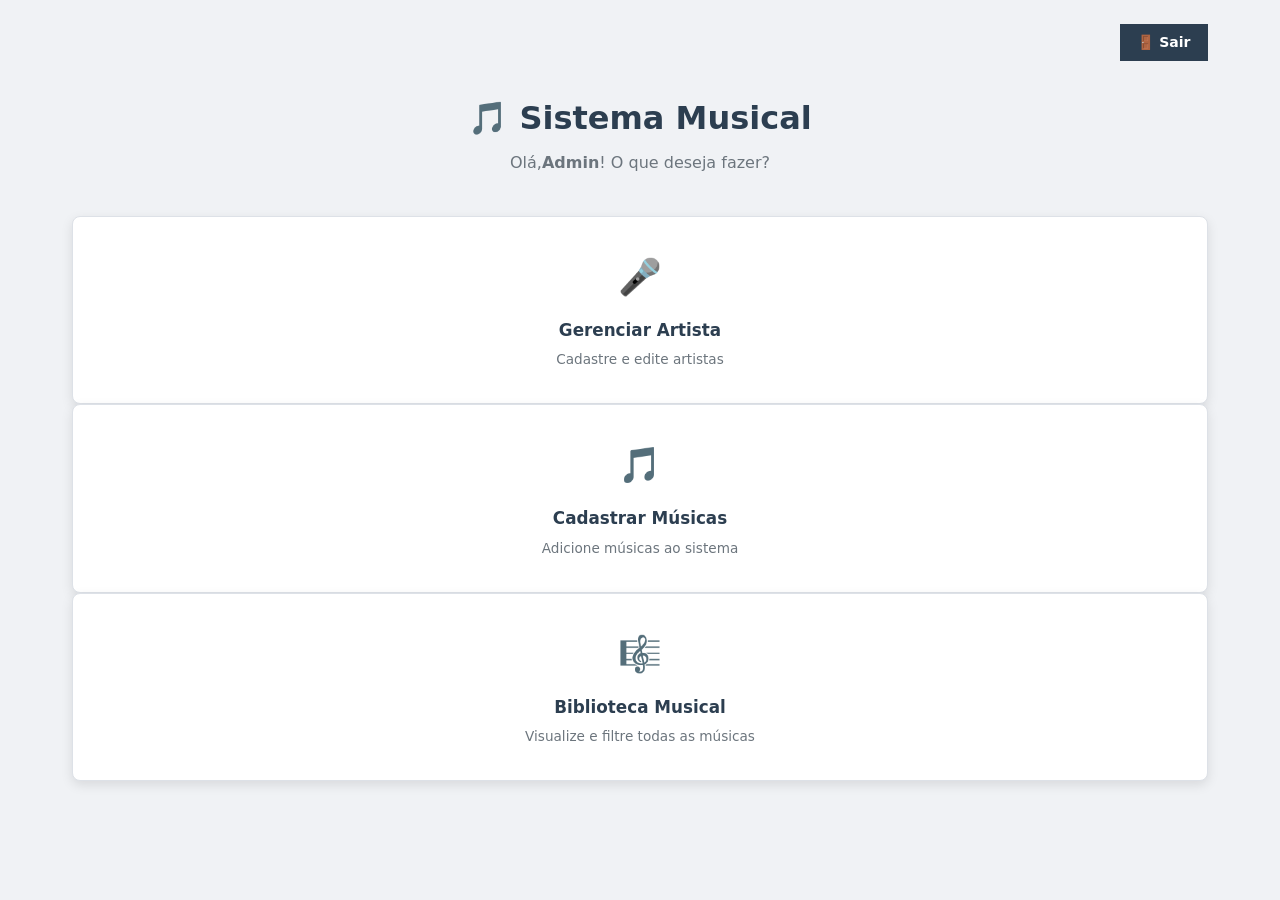
<file: sistema_musical/index.html>
<!DOCTYPE html>
<html lang="pt-br">
<head>
    <meta charset="UTF-8">
    <meta name="viewport" content="width=device-width, initial-scale=1.0">
    <title>Menu Principal - Sistema Musical</title>
    <link rel="icon" href="data:image/svg+xml,<svg xmlns=%27http://www.w3.org/2000/svg%27 viewBox=%270 0 100 100%27><text y=%27.9em%27 font-size=%2790%27>🎵</text></svg>">
    <link rel="stylesheet" href="Styles.css">
</head>
<body>
    <div class="container">
        <div class="topbar">
            <a href="login.html" class="btn-back">🚪 Sair</a>
        </div>

        <div class="page-header">
            <h1>🎵 Sistema Musical</h1>
            <p>Olá,<strong>Admin</strong>! O que deseja fazer?</p>
        </div>

        <div class="menu-card">
            <a href="cadastro_artista.html">
                <div class="menu-card-icon">🎤</div>
                <div class="menu-card-title">Gerenciar Artista</div>
                <div class="menu-card-desc">Cadastre e edite artistas</div>
            </a>
        </div>

        <div class="menu-card">
            <a href="cadastro_musica.html">
                <div class="menu-card-icon">🎵</div>
                <div class="menu-card-title">Cadastrar Músicas</div>
                <div class="menu-card-desc">Adicione músicas ao sistema</div>
            </a>
        </div>

        <div class="menu-card">
            <a href="listagem_musicas.html">
                <div class="menu-card-icon">🎼</div>
                <div class="menu-card-title">Biblioteca Musical</div>
                <div class="menu-card-desc">Visualize e filtre todas as músicas</div>
            </a>
        </div>
    </div>
    
</body>
</html>
</file>
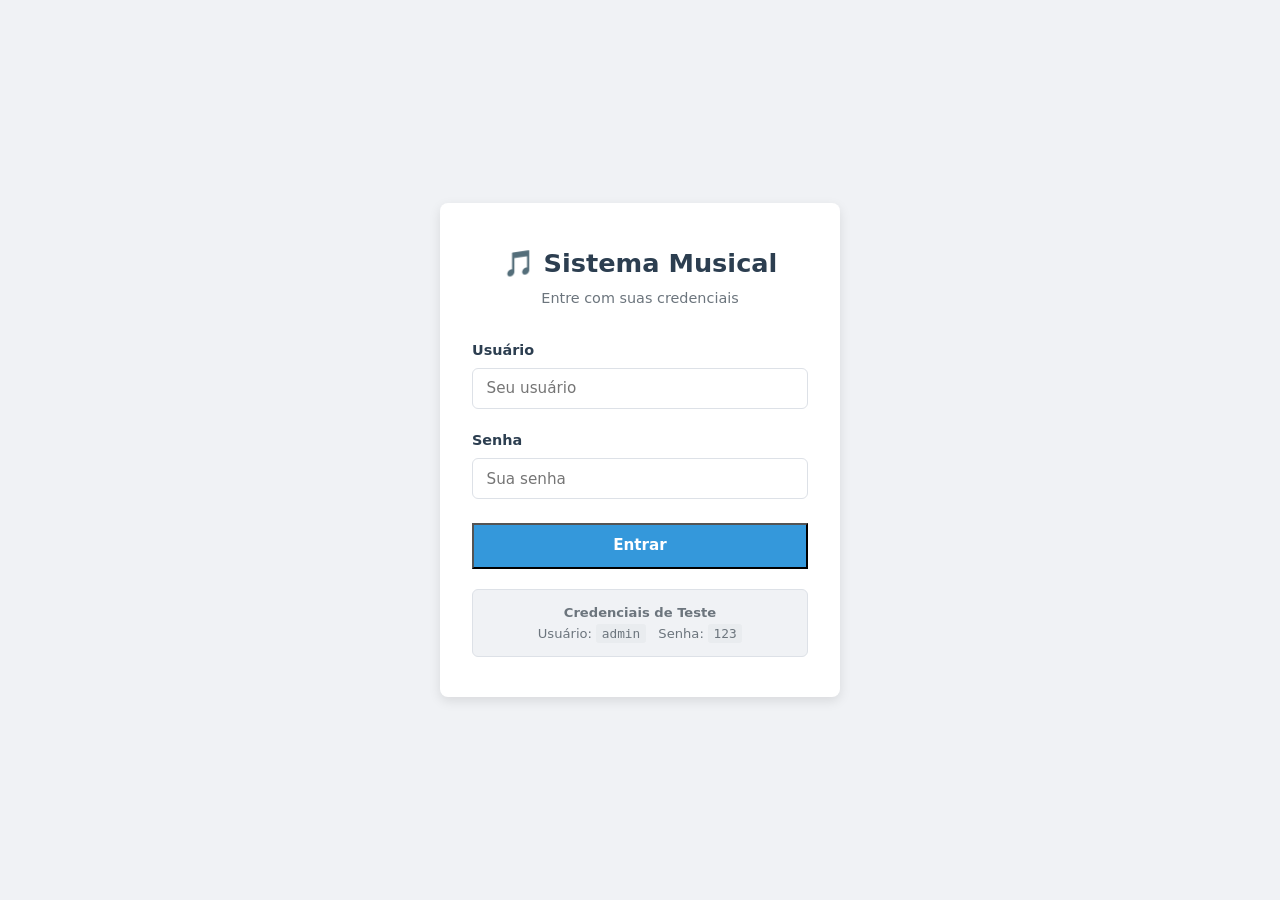
<file: sistema_musical/login.html>
<!DOCTYPE html>
<html lang="pt-br">
<head>
    <meta charset="UTF-8">
    <meta name="viewport" content="width=device-width, initial-scale=1.0">
    <title>Login - Sistema Musical</title>
    <link rel="icon" href="data:image/svg+xml,<svg xmlns=%27http://www.w3.org/2000/svg%27 viewBox=%270 0 100 100%27><text y=%27.9em%27 font-size=%2790%27>🎵</text></svg>">
    <link rel="stylesheet" href="Styles.css">
</head>
<body class="login-page">
    <div class="login-card">
        <div class="login-header">
            <h1>🎵 Sistema Musical</h1>
            <p>Entre com suas credenciais</p>
        </div>
        <form method="post" action="#">
            <div class="form-group">
                <label for="usuario">Usuário</label>
                <input type="text" id="usuario" name="usuario" required autocomplete="username" placeholder="Seu usuário">
            </div>
            <div class="form-group">
                <label for="senha">Senha</label>
                <input type="password" id="senha" name="senha" required autocomplete="current-password" placeholder="Sua senha">
            </div>
            <button type="submit" class="btn-primary">Entrar</button>
        </form>
        <div class="login-hint">
            <strong>Credenciais de Teste</strong><br>
            Usuário: <code>admin</code> &nbsp; Senha: <code>123</code>
        </div>
    </div>
    
</body>
</html>
</file>
<file: sistema_musical/Styles.css>
:root {
    --primary: #2c3e50;
    --blue: #3498db;
    --blue-dark: #2980b9;
    --green: #27ae60;
    --red: #e74c3c;
    --red-dark: #c0392b;
    --bg: #f0f2f5;
    --surface: #ffffff;
    --border: #dde1e7;
    --text: #2c3e50;
    --text-muted: #6c757d;
    --shadow-sm: 0 1px 3px rgba(0, 0, 0, .08);
    --shadow-md: 0 4px 12px rgba(0, 0, 0, .10);
    --radius: 8px;
    --font: 'Segoe UI', system-ui, -apple-system, sans-serif;
}

*,
*::before,
*::after {
    margin: 0;
    padding: 0;
    box-sizing: border-box;
}

body {
    font-family: var(--font);
    background-color: var(--bg);
    color: var(--text);
    line-height: 1.6;
    min-height: 100vh;
}

form {
    background: var(--surface);
    padding: 2rem;
    border-radius: var(--radius);
    box-shadow: var(--shadow-md);
    margin-bottom: 2rem;
}

.form-group {
    margin-bottom: 1.25rem;
}

label {
    display: block;
    margin-bottom: .4rem;
    font-size: .9rem;
    font-weight: 600;
    color: var(--primary);
}

input[type="text"],
input[type="password"],
textarea,
select {
    width: 100%;
    padding: .65rem .85rem;
    border: 1.5px solid var(--border);
    border-radius: 6px;
    font-size: .95rem;
    font-family: var(--font);
    color: var(--text);
    background: var(--surface);
    transition: border-color .2s, box-shadow .2s;
}

input:focus,
textarea:focus,
select:focus {
    outline: none;
    border-color: var(--blue);
    box-shadow: 0 0 0 3px rgba(52, 152, 219, .2);
}

.btn-primary,
.btn-edit,
.btn-delete,
.btn-music,
.btn-back,
.btn-youtube {
    display: inline-block;
    align-items: center;
    justify-content: center;
    gap: .35rem;
    padding: .55rem 1.1rem;
    font-size: .875rem;
    font-weight: 600;
    font-family: var(--font);
    cursor: pointer;
    text-decoration: none;
    white-space: nowrap;
    transition: background-color .2s, transform .15s, box-shadow .2s;
    line-height: 1.4;
}

.btn-primary {
    padding: .65rem 1.4rem;
    font-size: .95rem;
    background: var(--blue);
    color: #fff;
}

.btn-primary:hover {
    background: var(--blue-dark);
    transform: translateY(-1px);
    box-shadow: var(--shadow-sm);
}

.btn-back {
    background: var(--primary);
    color: #fff;
}

.btn-back:hover {
    background: #1a252f;
}

.login-page {
    display: flex;
    justify-content: center;
    align-items: center;
    min-height: 100vh;
    background: var(--bg);
    padding: 1rem;
}

.login-card {
    background: var(--surface);
    padding: 2.5rem 2rem;
    border-radius: var(--radius);
    box-shadow: var(--shadow-md);
    width: 100%;
    max-width: 400px;
}

.login-card form {
    background: none;
    box-shadow: none;
    padding: 0;
    margin: 0;
}

.login-header {
    text-align: center;
    margin-bottom: 1.75rem;
}

.login-header h1 {
    font-size: 1.6rem;
    color: var(--primary);
    margin-bottom: .25rem;
}

.login-header p {
    color: var(--text-muted);
    font-size: .9rem;
}

.login-card .btn-primary {
    width: 100%;
    margin-top: .25rem;
}

.login-hint {
    margin-top: 1.25rem;
    padding: .75rem 1rem;
    background: var(--bg);
    border-radius: 6px;
    text-align: center;
    font-size: .82rem;
    color: var(--text-muted);
    border: 1px solid var(--border);
}

.login-hint code {
    background: #e9ecef;
    padding: .1rem .35rem;
    border-radius: 3px;
    font-size: .8rem;
}

.container {
    max-width: 1200px;
    margin: 0 auto;
    padding: 24px 32px;
}

.topbar {
    display: flex;
    justify-content: flex-end;
    margin-bottom: 2rem;
}

.page-header {
    text-align: center;
    margin-bottom: 2.5rem;
}

.page-header h1 {
    font-size: 2rem;
    color: var(--primary);
    margin-bottom: .35rem;
}

.page-header p {
    color: var(--text-muted);
    font-size: 1rem;
}

/* A grade dos cards. auto-fit + minmax(240px, 1fr):
"coloque quantas colunas couberem, cada uma com no mínimo 240px".
No celular os cards descem sozinhos. */
.menu-grid {
    display: grid;
    grid-template-columns: repeat(auto-fit, minmax(240px, 1fr));
    gap: 1.25rem;
    max-width: 900px;
    margin: 0 auto;
}

.menu-card {
    background: var(--surface);
    border-radius: var(--radius);
    box-shadow: var(--shadow-md);
    transition: transform .2s, box-shadow .2s;
    border: 1px solid var(--border);
}

/* Com o mouse em cima, o card sobe 4px e a sombra cresce. */
.menu-card:hover {
    transform: translateY(-4px);
    box-shadow: 0 8px 20px rgba(0, 0, 0, .13);
}

/* display: block faz o link ocupar o card inteiro (tudo clicável). */
.menu-card a {
    display: block;
    padding: 2rem 1.5rem;
    text-align: center;
    text-decoration: none;
    color: var(--text);
}

.menu-card-icon {
    font-size: 2.2rem;
    margin-bottom: .75rem;
}

.menu-card-title {
    font-size: 1.05rem;
    font-weight: 600;
    color: var(--primary);
    margin-bottom: .35rem;
}

.menu-card-desc {
    font-size: .85rem;
    color: var(--text-muted);
}

/* [AULA 2] Cores dos botões de ação da tabela.
Azul = ação normal. Vermelho = perigo (excluir). */
.btn-edit {
    background: var(--blue);
    color: #fff;
}

.btn-edit:hover {
    background: var(--blue-dark);
}

.btn-delete {
    background: var(--red);
    color: #fff;
}

.btn-delete:hover {
    background: var(--red-dark);
}

/* [AULA 2] O vermelho do YouTube, para reconhecer na hora. */
.btn-youtube {
    background: #ff0000;
    color: #fff;
}

.btn-youtube:hover {
    background: #cc0000;
}

/* -----------------------------------------------
8. TIPOGRAFIA [h2 na AULA 2]
----------------------------------------------- */
/* Todo h2 do sistema: grande, cor principal e uma linha embaixo. */
h2 {
    font-size: 1.75rem;
    font-weight: 600;
    color: var(--primary);
    margin-bottom: 1.5rem;
    padding-bottom: .75rem;
    border-bottom: 2px solid var(--border);
}


/* -----------------------------------------------
9. CABEÇALHO DE PÁGINA COM AÇÕES [AULA 2]
Usado na Biblioteca e nos dois cadastros.
----------------------------------------------- */
/* space-between: título na esquerda, botões na direita.
flex-wrap: se faltar espaço, os botões descem. */
.page-header-bar {
    display: flex;
    align-items: center;
    justify-content: space-between;
    gap: 1rem;
    margin-bottom: 1.5rem;
    padding-bottom: .75rem;
    border-bottom: 2px solid var(--border);
    flex-wrap: wrap;
}

/* A barra já tem linha embaixo. Tiramos a linha do h2 que está
dentro dela, senão ficariam duas. */
.page-header-bar h2 {
    margin: 0;
    padding: 0;
    border: none;
    font-size: 1.75rem;
    font-weight: 600;
    color: var(--primary);
}

.page-header-bar .header-actions {
    display: flex;
    gap: .6rem;
    flex-wrap: wrap;
    align-items: center;
}

/* -----------------------------------------------
11. TABELAS [AULA 2]
----------------------------------------------- */
/* A caixa da tabela. overflow: hidden corta o que passa dos cantos
redondos (senão o cabeçalho escuro "vaza" no canto). */
.table-container {
    background: var(--surface);
    border-radius: var(--radius);
    box-shadow: var(--shadow-md);
    overflow: hidden;
    margin-bottom: 1.5rem;
}

/* border-collapse: as bordas das células viram uma só. */
table {
    width: 100%;
    border-collapse: collapse;
}

/* Espaço dentro das células e uma linha fina entre as linhas. */
th,
td {
    padding: 12px 16px;
    text-align: left;
    vertical-align: middle;
    border-bottom: 1px solid var(--border);
}

/* Cabeçalho escuro, letra branca e MAIÚSCULA. */
th {
    background: var(--primary);
    color: #fff;
    font-size: .82rem;
    font-weight: 600;
    letter-spacing: .04em;
    text-transform: uppercase;
    white-space: nowrap;
}

tbody tr:last-child td {
    border-bottom: none;
}

/* a última linha sem borda */
tbody tr:hover {
    background: #f8fafc;
}

/* linha clareia com o mouse */

/* Larguras fixas das colunas pequenas. */
.col-foto,
.col-capa {
    width: 90px;
    white-space: nowrap;
}

.col-youtube {
    width: 110px;
    white-space: nowrap;
}

.col-acoes {
    white-space: nowrap;
}

/* Editar, Excluir (e Músicas) lado a lado. */
.action-buttons {
    display: flex;
    gap: 6px;
    align-items: center;
    flex-wrap: nowrap;
}

/* [Sprint 2] A miniatura da capa ou da foto de verdade. */
.table-thumbnail {
    width: 60px;
    height: 60px;
    object-fit: cover;
    border-radius: 6px;
    display: block;
}

/* O quadrado "Sem capa / Sem foto": borda tracejada e texto no meio. */
.no-image {
    width: 60px;
    height: 60px;
    background: var(--bg);
    border: 1.5px dashed var(--border);
    border-radius: 6px;
    display: flex;
    align-items: center;
    justify-content: center;
    font-size: .7rem;
    color: var(--text-muted);
    text-align: center;
    line-height: 1.2;
}

/* [Sprint 2] Célula de "nenhuma música encontrada". */
td.empty-cell {
    text-align: center;
    color: var(--text-muted);
    padding: 2rem;
    font-size: .95rem;
}

/* -----------------------------------------------
14. FILTROS [AULA 2]
----------------------------------------------- */
.filters {
    background: var(--surface);
    padding: 1.25rem 1.5rem;
    border-radius: var(--radius);
    box-shadow: var(--shadow-sm);
    margin-bottom: 1.5rem;
    border: 1px solid var(--border);
}

/* Os filtros lado a lado. flex-wrap: descem se não couber. */
.filter-group {
    display: flex;
    gap: 1rem;
    flex-wrap: wrap;
    margin-bottom: 1rem;
}

/* flex: 1 = cada filtro pega a mesma fatia do espaço.
min-width impede que fique fino demais. */
.filter-item {
    flex: 1;
    min-width: 180px;
}

.filter-item label {
    font-size: .82rem;
}

.filter-actions {
    display: flex;
    gap: .75rem;
    align-items: center;
}

/* aula 03 */
/* [AULA 3] Verde = ir para as músicas do artista. */
.btn-music { 
  background: var(--green); 
  color: #fff; 
}

.btn-music:hover { 
  background: #219a52; 
}

/* [AULA 3] O subtítulo das tabelas dos cadastros. */
h3 {
  font-size: 1.2rem;
  font-weight: 600;
  color: var(--primary);
  margin: 2rem 0 1rem; /* 2rem em cima, 0 nos lados, 1rem embaixo */
}

/* [AULA 3] Seletor de atributo: só o input de arquivo.
   A borda tracejada lembra "solte o arquivo aqui". */
input[type="file"] {
  width: 100%;
  padding: .5rem;
  border: 1.5px dashed var(--border);
  border-radius: 6px;
  font-size: .9rem;
  color: var(--text-muted);
  cursor: pointer;
}

/* [AULA 3] O texto de ajuda fica embaixo do campo, pequeno e cinza. */
small {
  display: block;
  margin-top: .3rem;
  font-size: .8rem;
  color: var(--text-muted);
}

/* [AULA 3] 2 colunas iguais (1fr = uma fração do espaço).
   gap: 0 entre linhas (o form-group já tem margem) e 2rem entre colunas. */
.form-grid {
  display: grid;
  grid-template-columns: 1fr 1fr;
  gap: 0 2rem;
}

/* [AULA 3] Os botões abaixo do formulário, lado a lado. */
.form-actions {
  display: flex;
  gap: .75rem;
  align-items: center;
  flex-wrap: wrap;
  margin-top: .5rem;
  grid-column: 1 / -1;
}

/* [AULA 3, usada na Sprint 2] Mostra a foto já salva ao editar. */
.current-image {
  display: flex;
  align-items: center;
  gap: .75rem;
  margin-top: .75rem;
  padding: .75rem;
  background: var(--bg);
  border-radius: 6px;
}

.current-image img {
  width: 64px;
  height: 64px;
  object-fit: cover; /* corta a foto sem esticar */
  border-radius: 6px;
  flex-shrink: 0;
}

.current-image small {
  margin: 0;
  color: var(--text-muted);
}

/* -----------------------------------------------
4. MENSAGENS [AULA 4, usadas de verdade na Sprint 2]
Ex.: "Artista cadastrado!" (success) ou "Senha incorreta" (error).
----------------------------------------------- */
.message {
display: flex;
align-items: center;
gap: .6rem;
padding: .85rem 1.1rem;
border-radius: 6px;
margin-bottom: 1.25rem;
font-size: .95rem;
font-weight: 500;
}

.message.success { background: #d4edda; color: #155724; border: 1px solid #c3e6cb; }
.message.error { background: #f8d7da; color: #721c24; border: 1px solid #f5c6cb; }

/* [AULA 4] A caixa da letra: começa com 120px de altura.
resize: vertical deixa esticar só para baixo. */
textarea {
min-height: 120px;
resize: vertical;
}


/* -----------------------------------------------
10. FORMULÁRIO EM GRADE [AULAS 3 e 4]
----------------------------------------------- */
/* [AULA 4] Outros tipos de input ficam iguais ao text. */
input[type="number"],
input[type="url"],
input[type="date"] {
width: 100%;
padding: .65rem .85rem;
border: 1.5px solid var(--border);
border-radius: 6px;
font-size: .95rem;
font-family: var(--font);
color: var(--text);
background: var(--surface);
transition: border-color .2s, box-shadow .2s;
}

/* [AULA 4] O campo com a classe "full" vai da 1a à última linha
da grade: ocupa as 2 colunas (usado na letra da música). */
.form-grid .form-group.full {
grid-column: 1 / -1;
}


/* -----------------------------------------------
15. UTILITÁRIOS [AULA 4]
Classes pequenas para usar direto no HTML, sem criar regra nova.
mt = margin-top, mb = margin-bottom.
----------------------------------------------- */
.text-center { text-align: center; }
.text-muted { color: var(--text-muted); font-size: .9rem; }

.mt-1 { margin-top: .5rem; }
.mt-2 { margin-top: 1rem; }
.mt-3 { margin-top: 1.5rem; }
.mb-1 { margin-bottom: .5rem; }
.mb-2 { margin-bottom: 1rem; }
.mb-3 { margin-bottom: 1.5rem; }


/* -----------------------------------------------
16. RESPONSIVIDADE [AULA 4]

Tudo aqui dentro só vale em telas de até 768px (celular e
tablet em pé). Fica no FIM do arquivo para vencer as regras de cima.
Teste: F12, depois o ícone de celular (modo responsivo).
----------------------------------------------- */
@media (max-width: 768px) {
.container { padding: 16px; } /* menos espaço nas bordas */
h2 { font-size: 1.4rem; }
form { padding: 1.25rem; }
.form-grid { grid-template-columns: 1fr; } /* formulário em 1 coluna */
.filter-group { flex-direction: column; gap: .75rem; } /* filtros empilhados */
.filter-item { min-width: 100%; }
.table-container { overflow-x: auto; } /* tabela rola para o lado */
table { min-width: 560px; }
th, td { padding: 10px 12px; font-size: .85rem; }
.table-thumbnail,
.no-image { width: 48px; height: 48px; }
.col-foto, .col-capa { width: 68px; }
.action-buttons { flex-wrap: wrap; gap: 4px; }
.btn-edit, .btn-delete, .btn-music, .btn-youtube {
padding: .4rem .7rem;
font-size: .78rem;
}
.menu-grid { grid-template-columns: 1fr; } /* menu: 1 card por linha */
}
</file>
